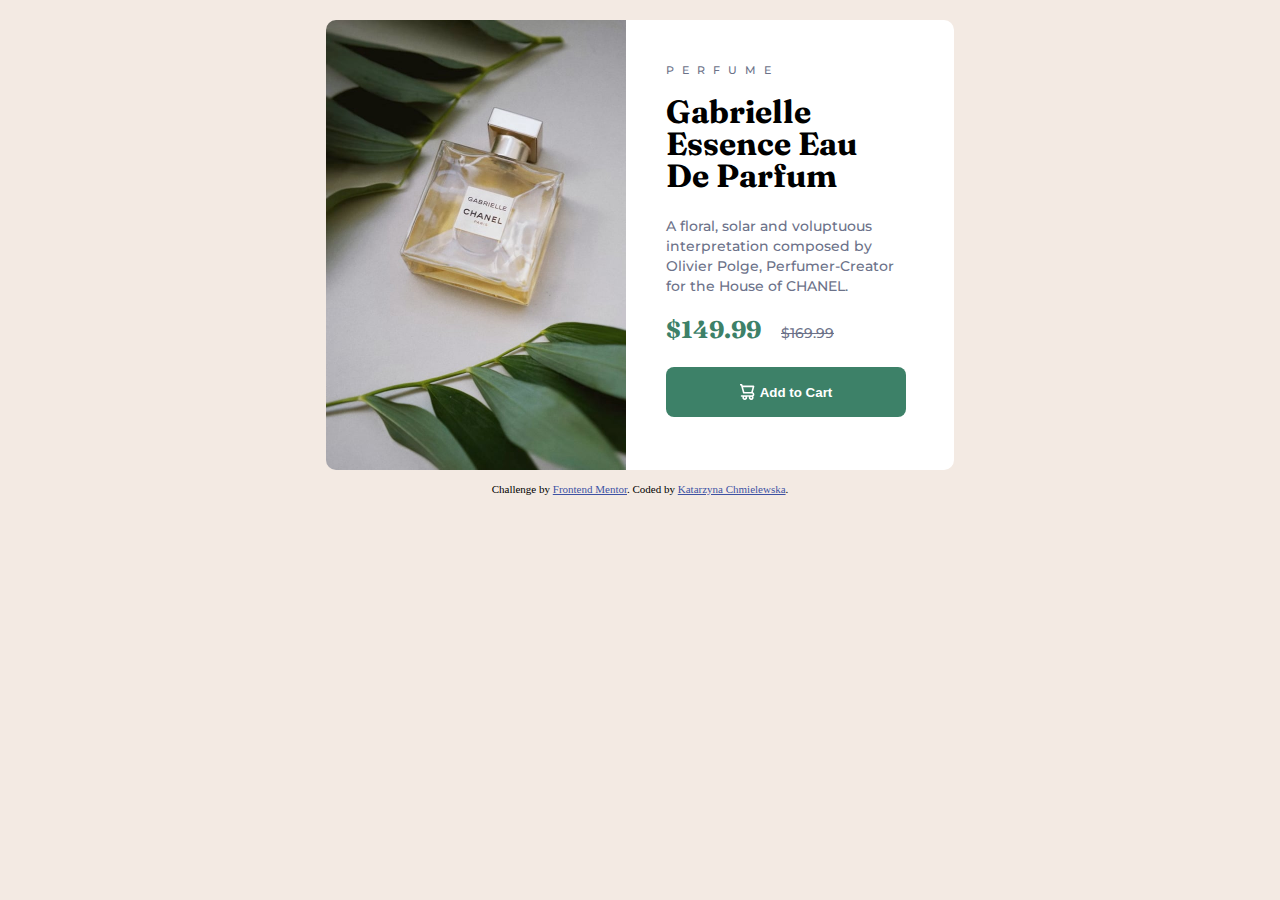
<file: Task1_Product/index.html>
<!DOCTYPE html>
<html lang="en">
  <head>
    <meta charset="UTF-8" />
    <meta name="viewport" content="width=device-width, initial-scale=1.0" />

    <!-- -------------------------------------------------- 
      Import Fav Icon
    -------------------------------------------------- -->

    <link rel="icon" type="image/png" sizes="32x32" href="./images/favicon-32x32.png" />

    <!-- -------------------------------------------------- 
      #Import CSS Style 
    -------------------------------------------------- -->
    <link rel="stylesheet" type="text/css" href="css/reset.css" />
    <link rel="stylesheet" type="text/css" href="css/styles.css" />

    <!-- --------------------------------------------------
      #Import Fonts
   -------------------------------------------------- -->
    <link rel="preconnect" href="https://fonts.googleapis.com" />
    <link rel="preconnect" href="https://fonts.gstatic.com" crossorigin />
    <link
      href="https://fonts.googleapis.com/css2?family=Fraunces:ital,opsz,wght@0,9..144,100;0,9..144,200;0,9..144,300;0,9..144,400;0,9..144,500;0,9..144,600;0,9..144,700;0,9..144,800;0,9..144,900;1,9..144,100;1,9..144,200;1,9..144,300;1,9..144,400;1,9..144,500;1,9..144,600;1,9..144,700;1,9..144,800;1,9..144,900&family=Montserrat:wght@500;700&display=swap"
      rel="stylesheet" />
    <link href="https://fonts.googleapis.com/css2?family=Fraunces:opsz,wght@9..144,700&display=swap" rel="stylesheet" />
    <!-- --------------------------------------------------
      #Title website
   -------------------------------------------------- -->
    <title>Frontend Mentor | Product preview card component</title>
  </head>
  <!-- --------------------------------------------------
      #Body
   -------------------------------------------------- -->
  <body>
    <main>
      <div class="container">
        <!-- -------------------- #Image -------------------- -->
        <img class="container__image" src="images/image-product-desktop.jpg" />

        <img class="container__image__mobile" src="images/image-product-mobile.jpg" />

        <!-- --------------- #Content Contener --------------- -->
        <div class="container__content">
          <p id="container__content__heading">Perfume</p>
          <h1>Gabrielle Essence Eau De Parfum</h1>
          <p>A floral, solar and voluptuous interpretation composed by Olivier Polge, Perfumer-Creator for the House of CHANEL.</p>
          <p>
            <span class="container__content__price-promotion">$149.99</span>
            <s>$169.99</s>
          </p>
          <button class="container__content_button"><img class="container__content__button-img" src="images/icon-cart.svg" />Add to Cart</button>
        </div>
      </div>
    </main>
    <footer>
      <div class="attribution">
        Challenge by
        <a href="https://www.frontendmentor.io?ref=challenge" target="_blank">Frontend Mentor</a>. Coded by
        <a href="https://github.com/infoshareacademy/jfdzr9-student-kat-chmielewska">Katarzyna Chmielewska</a>.
      </div>
    </footer>
  </body>
</html>
</file>
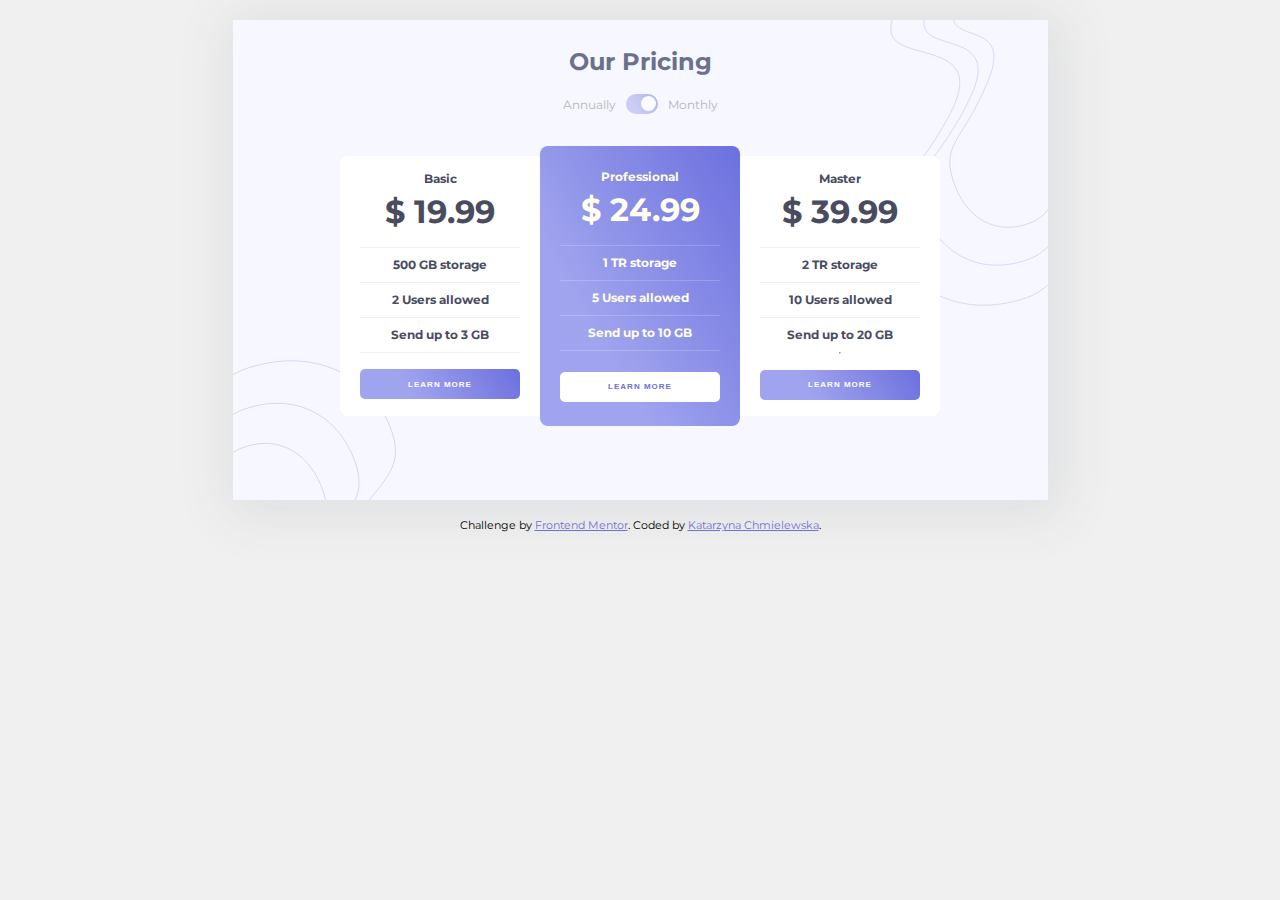
<file: Task2_Toggle/index.html>
<!DOCTYPE html>
<html lang="en">
  <head>
    <meta charset="UTF-8" />
    <meta name="viewport" content="width=device-width, initial-scale=1.0" />

    <!-- -------------------------------------------------- 
      Import Fav Icon
    -------------------------------------------------- -->

    <link rel="icon" type="image/png" sizes="32x32" href="./images/favicon-32x32.png" />

    <!-- -------------------------------------------------- 
      #Import CSS Style 
    -------------------------------------------------- -->
    <link rel="stylesheet" type="text/css" href="css/reset.css" />
    <link rel="stylesheet" type="text/css" href="css/styles.css" />

    <!-- --------------------------------------------------
      #Import Fonts
   -------------------------------------------------- -->

    <link rel="preconnect" href="https://fonts.googleapis.com" />
    <link rel="preconnect" href="https://fonts.gstatic.com" crossorigin />
    <link href="https://fonts.googleapis.com/css2?family=Montserrat:wght@400;500;700&display=swap" rel="stylesheet" />

    <!-- --------------------------------------------------
      #Title website
   -------------------------------------------------- -->
    <title>Frontend Mentor | Toggle</title>
  </head>
  <!-- --------------------------------------------------
      #Body
   -------------------------------------------------- -->
  <body>
    <main>
      <div class="container">
        <div class="container__header">
          <h1>Our Pricing</h1>
          <div class="container__header__toggle">
            <p>Annually</p>
            <label>
              <input type="checkbox" />
              <span class="container__header__slider"></span>
            </label>
            <p>Monthly</p>
          </div>
        </div>
        <!-- ----------- #Price ----------- -->
        <div class="container__price">
          <div class="container__price--basic">
            <h2>Basic</h2>
            <p id="container__price__monthly">$ 19.99</p>
            <hr class="container__price__line" />
            <p>500 GB storage</p>
            <hr class="container__price__line" />
            <p>2 Users allowed</p>
            <hr class="container__price__line" />
            <p>Send up to 3 GB</p>
            <hr class="container__price__line" />
            <button class="container__price--basic__button">Learn more</button>
          </div>
          <div class="container__price--professional">
            <h2>Professional</h2>
            <p id="container__price__monthly--professional">$ 24.99</p>
            <hr class="container__price__line--professional" />
            <p>1 TR storage</p>
            <hr class="container__price__line--professional" />
            <p>5 Users allowed</p>
            <hr class="container__price__line--professional" />
            <p>Send up to 10 GB</p>
            <hr class="container__price__line--professional" />
            <button class="container__price--professional__button">Learn more</button>
          </div>
          <div class="container__price--master">
            <h2>Master</h2>
            <p id="container__price__monthly">$ 39.99</p>
            <hr class="container__price__line" />
            <p>2 TR storage</p>
            <hr class="container__price__line" />
            <p>10 Users allowed</p>
            <hr class="container__price__line" />
            <p>Send up to 20 GB</p>
            <hr class="container__line" />
            <button class="container__price--master__button">Learn more</button>
          </div>
        </div>
      </div>
    </main>
    <!-- ----------- #Footer ----------- -->
    <footer>
      <div class="attribution">
        Challenge by
        <a href="https://www.frontendmentor.io?ref=challenge" target="_blank">Frontend Mentor</a>. Coded by
        <a href="https://github.com/kat-chmielewska">Katarzyna Chmielewska</a>.
      </div>
    </footer>
  </body>
</html>
</file>
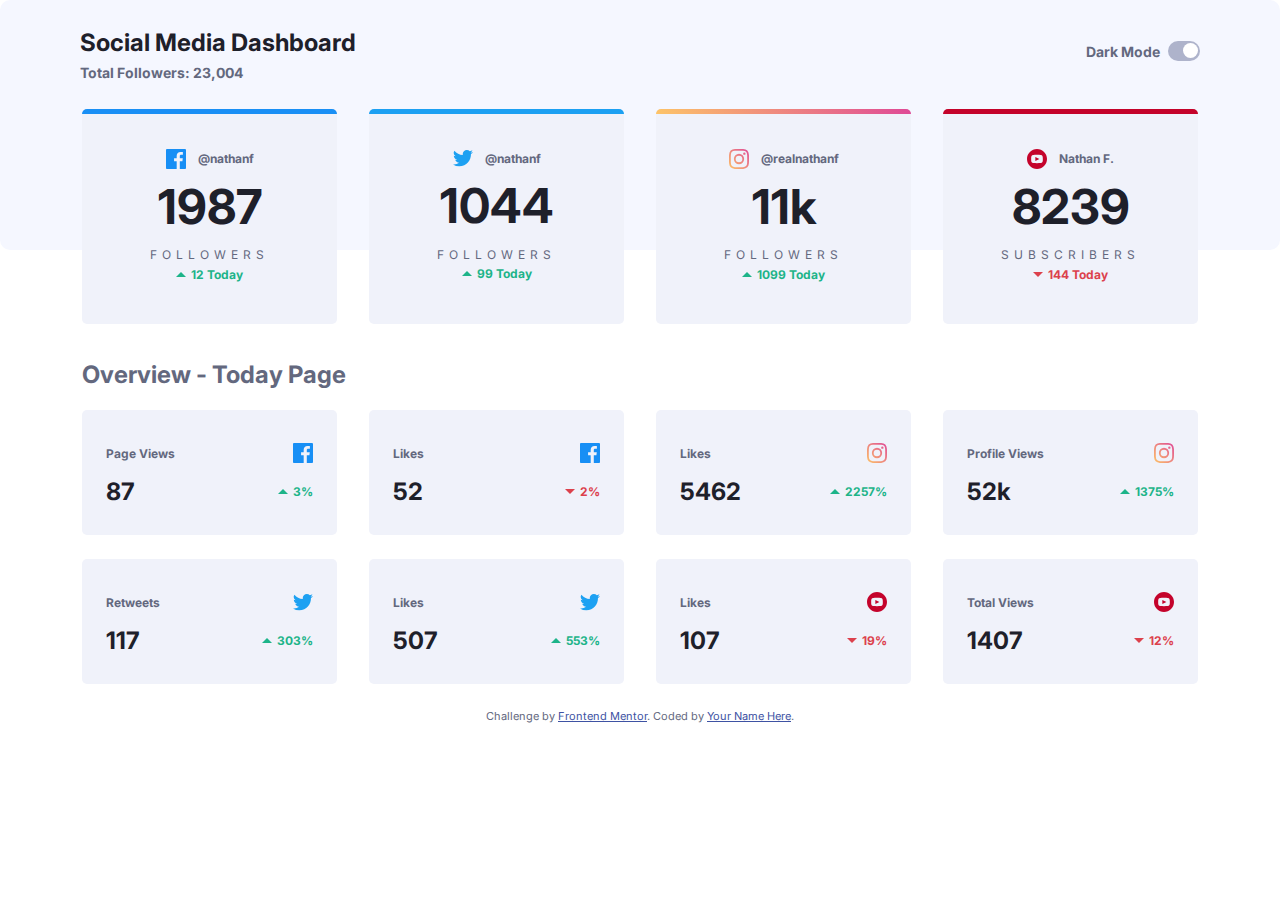
<file: Task3_JavaScript_LightDarkMode/index.html>
<!DOCTYPE html>
<html lang="en">
  <head>
    <meta charset="UTF-8" />
    <meta name="viewport" content="width=device-width, initial-scale=1.0" />
    <!-- -------------------------------------------------- 
      #Import Fav Icon
    -------------------------------------------------- -->
    <link rel="icon" type="image/png" sizes="32x32" href="./images/favicon-32x32.png" />

    <!-- -------------------------------------------------- 
      #Import CSS Style 
    -------------------------------------------------- -->
    <link rel="stylesheet" type="text/css" href="css/reset.css" />
    <link rel="stylesheet" type="text/css" href="css/styles.css" />

    <!-- --------------------------------------------------
      #Import Fonts
   -------------------------------------------------- -->
    <link rel="preconnect" href="https://fonts.googleapis.com" />
    <link rel="preconnect" href="https://fonts.gstatic.com" crossorigin />
    <link href="https://fonts.googleapis.com/css2?family=Inter:wght@400;700&display=swap" rel="stylesheet" />

    <title>Frontend Mentor | Social media dashboard</title>
  </head>
  <!-- --------------------------------------------------
      #Body
   -------------------------------------------------- -->
  <body>
    <div class="container">
      <!-- ----------- #Header ----------- -->
      <header class="container__header">
        <div class="container__header__title">
          <h1>Social Media Dashboard</h1>
          <p>Total Followers: 23,004</p>
        </div>
        <hr />
        <div class="container__header__toggle">
          <p>Dark Mode</p>
          <label>
            <input type="checkbox" />
            <span class="container__header__slider"></span>
          </label>
        </div>
      </header>

      <!-- ----------- #Main ----------- -->
      <main>
        <!-- ----------- #Section Dashboard ----------- -->
        <section class="container__dashboard">
          <div class="container__dashboard__cards container__dashboard__cards--facebook">
            <span class="container__dashboard__img">
              <img src="images/icon-facebook.svg" />
              <p>@nathanf</p>
            </span>
            <p class="container__dashboard__main-numbers">1987</p>
            <p class="container__dashboard__subtitle">Followers</p>
            <div class="container__grow">
              <div class="container__triangle-grow"></div>
              <p>12 Today</p>
            </div>
          </div>
          <div class="container__dashboard__cards container__dashboard__cards--twitter">
            <span class="container__dashboard__img">
              <img src="images/icon-twitter.svg" />
              <p>@nathanf</p>
            </span>
            <p class="container__dashboard__main-numbers">1044</p>
            <p class="container__dashboard__subtitle">Followers</p>
            <div class="container__grow">
              <div class="container__triangle-grow"></div>
              <p>99 Today</p>
            </div>
          </div>
          <div class="container__dashboard__cards container__dashboard__cards--instagram">
            <span class="container__dashboard__img">
              <img src="images/icon-instagram.svg" />
              <p>@realnathanf</p>
            </span>
            <p class="container__dashboard__main-numbers">11k</p>
            <p class="container__dashboard__subtitle">Followers</p>
            <div class="container__grow">
              <div class="container__triangle-grow"></div>
              <p>1099 Today</p>
            </div>
          </div>
          <div class="container__dashboard__cards container__dashboard__cards--youtube">
            <span class="container__dashboard__img">
              <img src="images/icon-youtube.svg" />
              <p>Nathan F.</p>
            </span>
            <p class="container__dashboard__main-numbers">8239</p>
            <p class="container__dashboard__subtitle">Subscribers</p>
            <div class="container__fall">
              <div class="container__triangle-fall"></div>
              <p>144 Today</p>
            </div>
          </div>
        </section>

        <!-- ----------- #Section Overview ----------- -->
        <section class="container__overview">
          <h2>Overview - Today Page</h2>
          <div class="container__overview__social">
            <div class="container__overview__cards container__overview-grid">
              <p class="container__overview__title">Page Views</p>
              <img class="container__align--right" src="images/icon-facebook.svg" />
              <p class="container__overview__main-numbers">87</p>
              <div class="container__grow container__align--right">
                <div class="container__triangle-grow"></div>
                <p>3%</p>
              </div>
            </div>
            <div class="container__overview__cards container__overview-grid">
              <p class="container__overview__title">Likes</p>
              <img class="container__align--right" src="images/icon-facebook.svg" />
              <p class="container__overview__main-numbers">52</p>
              <div class="container__fall container__align--right">
                <div class="container__triangle-fall"></div>
                <p>2%</p>
              </div>
            </div>
            <div class="container__overview__cards container__overview-grid">
              <p class="container__overview__title">Likes</p>
              <img class="container__align--right" src="images/icon-instagram.svg" />
              <p class="container__overview__main-numbers">5462</p>
              <div class="container__grow container__align--right">
                <div class="container__triangle-grow"></div>
                <p>2257%</p>
              </div>
            </div>
            <div class="container__overview__cards container__overview-grid">
              <p class="container__overview__title">Profile Views</p>
              <img class="container__align--right" src="images/icon-instagram.svg" />
              <p class="container__overview__main-numbers">52k</p>
              <div class="container__grow container__align--right">
                <div class="container__triangle-grow"></div>
                <p>1375%</p>
              </div>
            </div>
            <div class="container__overview__cards container__overview-grid">
              <p class="container__overview__title">Retweets</p>
              <img class="container__align--right" src="images/icon-twitter.svg" />
              <p class="container__overview__main-numbers">117</p>
              <div class="container__grow container__align--right">
                <div class="container__triangle-grow"></div>
                <p>303%</p>
              </div>
            </div>
            <div class="container__overview__cards container__overview-grid">
              <p class="container__overview__title">Likes</p>
              <img class="container__align--right" src="images/icon-twitter.svg" />
              <p class="container__overview__main-numbers">507</p>
              <div class="container__grow container__align--right">
                <div class="container__triangle-grow"></div>
                <p>553%</p>
              </div>
            </div>
            <div class="container__overview__cards container__overview-grid">
              <p class="container__overview__title">Likes</p>
              <img class="container__align--right" src="images/icon-youtube.svg" />
              <p class="container__overview__main-numbers">107</p>
              <div class="container__fall container__align--right">
                <div class="container__triangle-fall"></div>
                <p>19%</p>
              </div>
            </div>
            <div class="container__overview__cards container__overview-grid">
              <p class="container__overview__title">Total Views</p>
              <img class="container__align--right" src="images/icon-youtube.svg" />
              <p class="container__overview__main-numbers">1407</p>
              <div class="container__fall container__align--right">
                <div class="container__triangle-fall"></div>
                <p>12%</p>
              </div>
            </div>
          </div>
        </section>
      </main>
    </div>
    <!-- ----------- #Footer ----------- -->
    <footer>
      <div class="attribution">
        Challenge by
        <a href="https://www.frontendmentor.io?ref=challenge" target="_blank">Frontend Mentor</a>. Coded by <a href="#">Your Name Here</a>.
      </div>
    </footer>

    <!-- --------------------------------------------------
      #Script
   -------------------------------------------------- -->
    <script src="./script.js"></script>
  </body>
</html>
</file>
<file: Task1_Product/css/styles.css>
/* ------------------------------
    #Defining styles
------------------------------ */
:root {
  /* ------------ Colors ----------- */
  --Primary-green: #3d8168;
  --Primary-dark-green: #1a4b39;
  --Primary-cream: #f3eae3;
  --Neutral-very-dark-blue: #1c232b;
  --Neutral-dark-grayish-blue: #6c7289;
  --Neutral-white: #fff;
  /* ------------ Fonts Size ----------- */
  --P-font-size: 14px;
  --H1-font-size: 32px;
  --Heading-font-size: 11px;
  --Main-price-font-size: 24px;
  --Secoundary-price-font-size: 14px;
  --Button-font-size: 14px;
  /* ------------ Fonts Familly ----------- */
  --Fraunces-font-family: "Fraunces", serif;
  --Montserrat-font-family: "Montserrat", sans-serif;
}

/* ------------------------------
    #General
------------------------------ */
body {
  max-width: 1920px;
  background-color: var(--Primary-cream);
}

/* ------------------------------
    #Container
------------------------------ */
.container {
  display: flex;
  flex-direction: row;
  border-radius: 10px;
  margin: 0px auto;
  margin-top: 20px;
  justify-content: center;
  align-items: center;
}

/* ------------------------------
    #Content Container
------------------------------ */

.container__content {
  max-width: 240px;
  height: 370px;
  background-color: var(--Neutral-white);
  padding: 40px;
  padding-right: 48px;
  border-radius: 0px 10px 10px 0px;
}

.container__content h1 {
  font-family: var(--Fraunces-font-family);
  font-size: var(--H1-font-size);
  font-weight: bold;
  padding-bottom: 24px;
}

.container__content p {
  color: var(--Neutral-dark-grayish-blue);
  font-family: "Montserrat", sans-serif;
  font-size: var(--P-font-size);
  font-weight: 500;
  line-height: 20px;
  padding-bottom: 24px;
}

#container__content__heading {
  text-transform: uppercase;
  letter-spacing: 8px;
  font-size: var(--Heading-font-size);
  padding-bottom: 16px;
}

.container__content__price-promotion {
  font-family: var(--Fraunces-font-family);
  font-size: var(--Main-price-font-size);
  font-weight: 700;
  color: var(--Primary-green);
  padding-right: 16px;
}

/* ------------------------------
    #Button
------------------------------ */
.container__content_button {
  width: 240px;
  height: 50px;
  border: none;
  border-radius: 8px;
  background-color: var(--Primary-green);
  color: var(--Neutral-white);
  font-weight: 700;
  display: inline-flex;
  flex-direction: row;
  justify-content: center;
  align-items: center;
  gap: 5px;
  cursor: pointer;
  /* ----- Transitions ----- */
  transition: all;
  transition-duration: 0.8s;
  transition-timing-function: linear;
}

/* ------------ #Hover ----------- */

.container__content_button:hover {
  transform: scale(1.05);
  background-color: var(--Primary-dark-green);
}

.container__content__button-img {
  width: 15px;
}
/* ------------------------------
    #Image
------------------------------ */
.container__image {
  max-width: 300px;
  height: 450px;
  border-radius: 10px 0px 0px 10px;
}

.container__image__mobile {
  display: none;
}

/* ------------------------------
    #Footer
------------------------------ */
.attribution {
  font-size: 11px;
  text-align: center;
  margin: 14px;
}
.attribution a {
  color: hsl(228, 45%, 44%);
}

.attribution a:hover {
  color: var(--Primary-green);
}

/* ------------------------------
    #Mobile
------------------------------ */

/* ------------ 620px ----------- */
@media all and (max-width: 620px) {
  /* --- #Image Desktop & Mobile --- */
  .container__image {
    display: none;
  }

  .container__image__mobile {
    max-width: 312px;
    display: flex;
    border-radius: 10px 10px 0px 0px;
  }
  /* --- #Container Mobile --- */
  .container {
    display: flex;
    flex-direction: column;
    justify-content: center;
    align-items: center;
  }

  .container__content {
    max-width: 263px;
    max-height: 340px;
    border-radius: 0px 0px 10px 10px;
    padding: 20px;
    padding-right: 28px;
  }

  .container__content h1 {
    padding-bottom: 32px;
  }

  .container__content p {
    padding-bottom: 16px;
  }

  #container__content__heading {
    padding-bottom: 8px;
  }

  /* --- #Button Mobile --- */
  .container__content_button {
    width: 270px;
    height: 50px;
  }

  .container__content_button {
    /* ----- Transitions ----- */
    transition: none;
  }
  .container__content_button:hover {
    /* ----- Transitions ----- */
    transition: none;
  }
}
</file>
<file: Task2_Toggle/css/styles.css>
/* ------------------------------
    #Defining styles
------------------------------ */
:root {
  /* ------------ Colors ----------- */
  --Neutral-white: #fff;
  --Neutral-very-light-yellow: #feffee;
  --Neutral-very-light-grey: #f0f0f0;
  --Neutral-very-light-violet: #f7f7ff;
  --Neutral-violet: #716ed5;
  --Neutral-very-light-grayish-blue: #f6f6fe;
  --Neutral-light-grayish-blue: #b3b5c6;
  --Neutral-grayish-blue: #6d708d;
  --Neutral-dark-grayish-blue: #494c5f;
  /* ------------ Fonts Size ----------- */
  --P-font-size: 12px;
  --H1-font-size: 24px;
  --H2-font-size: 32px;
  --Price-font-size: 32px;
  --Button-font-size: 8px;

  /* ------------ Fonts Familly ----------- */
  font-family: "Montserrat", sans-serif;
}

/* ------------------------------
    #General
------------------------------ */
body {
  max-width: 1920px;
  background-color: var(--Neutral-very-light-grey);
}

/* ------------------------------
    #Container
------------------------------ */
.container {
  max-width: 815px;
  height: 480px;
  display: flex;
  flex-direction: column;
  justify-items: center;
  align-items: center;
  margin: 0px auto;
  margin-top: 20px;
  background-color: var(--Neutral-very-light-violet);
  background-image: url(../images/bg-top.svg), url(../images/bg-bottom.svg);
  background-size: 20%;
  background-repeat: no-repeat;
  background-position: top right, bottom left;
  box-shadow: 5px 5px 50px 10px rgba(73, 76, 95, 0.1);
}

/* ------------ #Container Line ----------- */

.container__price__line {
  width: 80%;
  border: none;
  border-top: 1px solid var(--Neutral-light-grayish-blue);
  opacity: 20%;
}

.container__price__line--professional {
  width: 80%;
  border: none;
  border-top: 1px solid var(--Neutral-white);
  opacity: 20%;
}

/* ------------------------------
    #Container Header
------------------------------ */
.container__header {
  display: flex;
  flex-direction: column;
  justify-content: center;
  align-items: center;
  color: var(--Neutral-light-grayish-blue);
  font-size: var(--P-font-size);
  gap: 20px;
  padding-top: 30px;
  padding-bottom: 30px;
}

.container__header h1 {
  font-size: var(--H1-font-size);
  font-weight: 700;
  color: var(--Neutral-grayish-blue);
}

.container__header__toggle {
  display: flex;
  flex-direction: row;
}

/* ------------------------------
    #Container Price
------------------------------ */

.container__price {
  display: flex;
  flex-direction: row;
  color: var(--Neutral-dark-grayish-blue);
  align-items: center;
  padding-bottom: 40px;
}

.container__price--basic,
.container__price--master {
  display: flex;
  flex-direction: column;
  justify-content: center;
  align-items: center;
  width: 200px;
  height: 260px;
  background-color: var(--Neutral-white);
  gap: 3px;
}

.container__price--basic {
  border-radius: 8px 0px 0px 8px;
}

.container__price--master {
  border-radius: 0px 8px 8px 0px;
}

.container__price--basic p,
h2 {
  font-size: var(--P-font-size);
  font-weight: 700;
}

.container__price--master p,
h2 {
  font-size: var(--P-font-size);
  font-weight: 700;
}

#container__price__monthly {
  font-size: var(--Price-font-size);
  font-weight: 700;
  padding-top: 8px;
  padding-bottom: 8px;
}

/* ------------------------------
    #Container Proffesional
------------------------------ */

.container__price--professional {
  display: flex;
  flex-direction: column;
  justify-content: center;
  align-items: center;
  width: 200px;
  height: 280px;
  background: linear-gradient(60deg, rgba(160, 164, 238, 1) 30%, rgba(108, 112, 222, 1) 100%);
  border-radius: 8px 8px 8px 8px;
  gap: 3px;
}

.container__price--professional p,
.container__price--professional h2 {
  font-size: var(--P-font-size);
  font-weight: 700;
  color: var(--Neutral-very-light-yellow);
}

#container__price__monthly--professional {
  font-size: var(--Price-font-size);
  font-weight: 700;
  color: var(--Neutral-very-light-yellow);
  padding-top: 8px;
  padding-bottom: 8px;
}

/* ------------------------------
    #Container Toggle
------------------------------ */

.container__header__toggle {
  display: inline-flex;
  flex-direction: row;
  justify-content: center;
  align-items: center;
  gap: 10px;
}

input {
  display: none;
  visibility: hidden;
}

input:checked ~ .container__header__slider {
  opacity: 100%;
}

.container__header__slider {
  position: relative;
  display: inline-block;
  width: 32px;
  height: 20px;
  background: linear-gradient(60deg, rgba(160, 164, 238, 1) 30%, rgba(108, 112, 222, 1) 100%);
  border-radius: 50px;
  cursor: pointer;
  opacity: 50%;
}

.container__header__slider:before {
  position: absolute;
  content: "";
  height: 15px;
  width: 15px;
  right: 2px;
  bottom: 2px;
  top: 2px;
  background-color: white;
  border-radius: 15px;
  -webkit-transition: 0.6s;
  transition: 0.6s;
}

input:checked ~ .container__header__slider:before {
  -webkit-transform: translateX(-12px);
  -ms-transform: translateX(-12px);
  transform: translateX(-12px);
}

/* ------------------------------
    #Button
------------------------------ */

.container__price--basic__button,
.container__price--master__button {
  border: none;
  border-radius: 5px;
  width: 160px;
  height: 30px;
  background: linear-gradient(60deg, rgba(160, 164, 238, 1) 30%, rgba(108, 112, 222, 1) 100%);
  color: var(--Neutral-white);
  text-transform: uppercase;
  font-size: var(--Button-font-size);
  font-weight: bold;
  letter-spacing: 1px;
  margin-top: 5px;
  cursor: pointer;
  /* ----- Transitions ----- */
  transition: all;
  transition-duration: 0.8s;
  transition-timing-function: linear;
}

.container__price--professional__button {
  border: none;
  border-radius: 5px;
  width: 160px;
  height: 30px;
  background: var(--Neutral-white);
  color: var(--Neutral-violet);
  text-transform: uppercase;
  font-size: var(--Button-font-size);
  font-weight: bold;
  letter-spacing: 1px;
  margin-top: 10px;
  cursor: pointer;
  /* ----- Transitions ----- */
  transition: all;
  transition-duration: 0.8s;
  transition-timing-function: linear;
}

/* ------------ #Hover ----------- */

.container__price--basic__button:hover,
.container__price--master__button:hover {
  border: 1px solid var(--Neutral-dark-grayish-blue);
  background: var(--Neutral-white);
  color: var(--Neutral-violet);
}

.container__price--professional__button:hover {
  border: 1px solid var(--Neutral-white);
  background: linear-gradient(60deg, rgba(160, 164, 238, 1) 50%, rgba(112, 119, 223, 0.2) 80%);
  color: var(--Neutral-white);
}

/* ------------------------------
    #Footer
------------------------------ */

.attribution {
  font-size: 11px;
  text-align: center;
  margin-top: 20px;
}
.attribution a {
  color: var(--Neutral-violet);
}

.attribution a:hover {
  color: var(--Neutral-dark-grayish-blue);
}

/* ------------------------------
    #Mobile
------------------------------ */

/* ------------ 650px ----------- */
@media all and (max-width: 650px) {
  /* --- #Container Mobile --- */
  .container {
    max-width: 100vh;
    height: auto;
    display: flex;
    flex-direction: column;
    justify-items: center;
    align-items: center;
    background-size: 60%;
  }

  /* --- #Container Price Mobile --- */

  .container__price {
    display: flex;
    flex-direction: column;
    color: var(--Neutral-dark-grayish-blue);
    align-items: center;
    gap: 10px;
  }

  /* --- #Container Basic, Proffessional, Master Mobile --- */

  .container__price--basic,
  .container__price--professional,
  .container__price--master {
    border-radius: 10px;
  }

  /* --- #Footer --- */

  .attribution {
    margin-bottom: 20px;
  }
}
</file>
<file: Task3_JavaScript_LightDarkMode/css/styles.css>
*,
*::before,
*::after {
  box-sizing: border-box;
}

/* ------------------------------
    #Defining styles
------------------------------ */

:root {
  /* ------------ #Colors ----------- */
  --primary-lime-green: #1db489;
  --primary-bright-red: #dc414c;
  --primary-facebook-blue: #198ff5;
  --primary-twitter-blue: #1ca0f2;
  --primary-instagram-gradient: linear-gradient(60deg, #fdc468, #df4996);
  --primary-youtube-red: #c4032a;
  --primary-toggle-background: linear-gradient(80deg, #378fe6, #3eda82);
  --primary-light-theme-toggle: #aeb3cb;
  --neutral-light-theme-very-pale-blue: #f5f7ff;
  --neutral-light-theme-light-grayish-blue: #f0f2fa;
  --neutral-light-theme-light-grayish-blue-hover: #e1e3f0;
  --neutral-light-theme-dark-grayish-blue: #63687e;
  --neutral-light-theme-very-dark-blue: #1e202a;
  /* ------------ #Dark Color ----------- */
  --neutral-text-white: #fff;
  --neutral-dark-theme-very-dark-blue-background: #1d2029;
  --neutral-dark-theme-very-dark-blue-top-background: #20222f;
  --neutral-dark-theme-dark-desaturated-blue: #252a41;
  --neutral-dark-theme-desaturated-blue: #20222f;
  --neutral-dark-theme-light-desaturated-blue: #333a56;
  --neutral-dark-theme-background: linear-gradient(180deg, #191926 30%, #10101a 0);

  --neutral-white: #fff;
  --Neutral-violet: #3e52a3;

  /* ------------ #General Styles ----------- */
  background: var(--neutral-white);
}

body {
  min-width: 100vh;
  font-family: "Inter", sans-serif;
  font-size: 0.875rem;
  background-repeat: no-repeat;
  line-height: 1.6;
  color: var(--neutral-light-theme-dark-grayish-blue);
  background-color: var(--neutral-white);
}

h1 {
  font-size: 24px;
  font-weight: 700;
  color: var(--neutral-light-theme-very-dark-blue);
}

h2 {
  font-size: 24px;
  font-weight: 700;
  color: var(--neutral-light-theme-dark-grayish-blue);
  padding-bottom: 16px;
}

/* ------------------------------
    #Container Styles
------------------------------ */
.container {
  position: relative;
  padding-top: 24px;
  padding-bottom: 24px;
  display: flex;
  flex-direction: column;
  align-items: center;
}

.container::before {
  position: absolute;
  content: "";
  top: 0;
  width: 100%;
  height: 250px;
  border-radius: 10px;
  background-color: var(--neutral-light-theme-very-pale-blue);
}

.container__header {
  position: relative;
  width: 1120px;
  display: flex;
  flex-direction: row;
  align-items: center;
  padding-bottom: 24px;
}

.container__header__toggle {
  display: flex;
  flex-direction: row;
  justify-items: flex-end;
}

.container__dashboard {
  display: inline-flex;
  gap: 32px;
  padding-bottom: 32px;
}

.container__overview__social {
  display: grid;
  grid-template-columns: repeat(4, 255px);
  grid-template-rows: repeat(2, 125px);
  gap: 24px 32px;
}

.container__grow {
  display: flex;
  flex-direction: row;
  align-items: center;
  gap: 5px;
  font-size: 12px;
  font-weight: 700;
  color: var(--primary-lime-green);
}

.container__fall {
  display: flex;
  flex-direction: row;
  align-items: center;
  gap: 5px;
  font-size: 12px;
  font-weight: 700;
  color: var(--primary-bright-red);
}

/* ------------ #Triangle Style ----------- */

.container__triangle-grow {
  width: 0px;
  height: 0px;
  border-left: 5px solid transparent;
  border-right: 5px solid transparent;
  border-bottom: 5px solid var(--primary-lime-green);
}

.container__triangle-fall {
  width: 0px;
  height: 0px;
  border-left: 5px solid transparent;
  border-right: 5px solid transparent;
  border-top: 5px solid var(--primary-bright-red);
}

.container__align--right {
  justify-self: flex-end;
}

/* ------------------------------
    #Cards Styles
------------------------------ */
.container__dashboard__cards {
  position: relative;
  width: 255px;
  height: 215px;
  display: flex;
  flex-direction: column;
  align-items: center;
  justify-content: center;
  background-color: var(--neutral-light-theme-light-grayish-blue);
  border-radius: 5px;
  cursor: pointer;
}

.container__overview__cards {
  padding: 24px;
  background-color: var(--neutral-light-theme-light-grayish-blue);
  border-radius: 5px;
  cursor: pointer;
}

/* ------------ #Social Media Decoration Style ----------- */
.container__dashboard__cards::before {
  position: absolute;
  top: 0;
  content: "";
  width: 255px;
  height: 5px;
  border-radius: 5px 5px 0px 0px;
}

.container__dashboard__cards--facebook::before {
  background-color: var(--primary-facebook-blue);
}
.container__dashboard__cards--twitter::before {
  background-color: var(--primary-twitter-blue);
}
.container__dashboard__cards--instagram::before {
  background: var(--primary-instagram-gradient);
}
.container__dashboard__cards--youtube::before {
  background-color: var(--primary-youtube-red);
}

/* ------------ #Hover Style ----------- */

.container__dashboard__cards:hover {
  background-color: var(--neutral-light-theme-light-grayish-blue-hover);
}

.container__overview__cards:hover {
  background-color: var(--neutral-light-theme-light-grayish-blue-hover);
}

/* ------------------------------
    #Header Styles
------------------------------ */
.container__header__title p {
  font-weight: 700;
}

/* ------------------------------
    #Dashboard Styles
------------------------------ */
.container__dashboard__img p {
  font-size: 12px;
  font-weight: 700;
}
.container__dashboard__main-numbers {
  font-size: 48px;
  font-weight: 700;
  color: var(--neutral-light-theme-very-dark-blue);
}

.container__dashboard__subtitle {
  font-size: 12px;
  text-transform: uppercase;
  letter-spacing: 5px;
}

/* ------------------------------
    #Overview Styles
------------------------------ */
.container__overview__title {
  font-size: 12px;
  font-weight: 700;
}
.container__overview-grid {
  display: grid;
  grid-template-columns: repeat(2, 50%);
  grid-template-rows: repeat(2, 50%);
  align-items: center;
}

.container__overview__main-numbers {
  font-size: 24px;
  font-weight: 700;
  color: var(--neutral-light-theme-very-dark-blue);
}
/* ------------------------------
    #Images Styles
------------------------------ */
.container__dashboard__img {
  display: flex;
  flex-direction: row;
  align-items: center;
  gap: 12px;
}

/* ------------------------------
    #Toggle Styles
------------------------------ */
.container__header__toggle {
  display: flex;
  flex-direction: row;
  justify-content: flex-end;
  gap: 8px;
}
.container__header__toggle p {
  font-weight: 700;
}
input {
  display: none;
  visibility: hidden;
}

.container__header__slider {
  position: relative;
  display: inline-block;
  width: 32px;
  height: 20px;
  background: var(--primary-light-theme-toggle);
  border-radius: 50px;
  cursor: pointer;
}

.container__header__slider:before {
  position: absolute;
  content: "";
  height: 15px;
  width: 15px;
  right: 2px;
  bottom: 2px;
  top: 2px;
  background-color: var(--neutral-white);
  border-radius: 15px;
  -webkit-transition: 0.6s;
  transition: 0.6s;
}

input:checked ~ .container__header__slider:before {
  -webkit-transform: translateX(-12px);
  -ms-transform: translateX(-12px);
  transform: translateX(-12px);
  background-color: var(--neutral-light-theme-very-dark-blue);
}

/* ------------------------------
    #Footer Styles
------------------------------ */

.attribution {
  font-size: 11px;
  text-align: center;
  padding-bottom: 24px;
}
.attribution a {
  color: var(--Neutral-violet);
  cursor: pointer;
}

.attribution a:hover {
  color: var(--primary-lime-green);
}

/* ------------------------------
    #Dark Theme Styles
------------------------------ */

body.dark-theme {
  background-color: var(--neutral-dark-theme-very-dark-blue-background);
  color: var(--neutral-white);
}

body.dark-theme .container::before {
  background-color: var(--neutral-dark-theme-very-dark-blue-top-background);
}

body.dark-theme .container__dashboard__cards,
body.dark-theme .container__overview__cards {
  background-color: var(--neutral-dark-theme-dark-desaturated-blue);
}

body.dark-theme .container__dashboard__cards:hover,
body.dark-theme .container__overview__cards:hover,
body.dark-theme .container__dashboard__main-numbers:hover,
body.dark-theme .container__overview__main-numbers:hover {
  background-color: var(--neutral-dark-theme-light-desaturated-blue);
}

body.dark-theme h1,
body.dark-theme h2,
body.dark-theme .container__dashboard__main-numbers,
body.dark-theme .container__overview__main-numbers {
  color: var(--neutral-white);
}

body.dark-theme .attribution a {
  color: var(--neutral-light-theme-dark-grayish-blue);
}

body.dark-theme .attribution a:hover {
  color: var(--primary-lime-green);
}

body.dark-theme .container__header__slider {
  background: var(--primary-toggle-background);
}

/* ------------------------------
    #Mobile
------------------------------ */

hr {
  visibility: hidden;
}

/* ------------ 1100px ----------- */
@media all and (max-width: 1100px) {
  h2 {
    width: 830px;
  }

  /* ----- #Contener ----- */
  .container {
    width: 100%;
  }
  .container__header {
    width: 830px;
  }

  /* ----- #Contener Dashboard ----- */
  .container__dashboard {
    display: flex;
    flex-direction: row;
    flex-wrap: wrap;
    justify-content: center;
  }

  /* ----- #Contener Overview ----- */
  .container__overview {
    display: flex;
    flex-direction: row;
    flex-wrap: wrap;
    justify-content: center;
  }
  .container__overview__social {
    display: grid;
    grid-template-columns: repeat(3, 255px);
    grid-template-rows: repeat(auto, 125px);
    justify-content: center;
    gap: 24px 32px;
  }
}

/* ------------ 880px ----------- */
@media all and (max-width: 880px) {
  h2 {
    width: 542px;
  }

  /* ----- #Contener Header ----- */
  .container__header {
    width: 542px;
  }

  /* ----- #Contener Dashboard ----- */
  .container__dashboard {
    display: grid;
    grid-template-columns: repeat(2, 255px);
    grid-template-rows: repeat(auto, 125px);
    justify-content: center;
  }

  /* ----- #Contener Overview ----- */
  .container__overview {
    display: flex;
    flex-direction: row;
    flex-wrap: wrap;
    justify-content: center;
  }

  .container__overview__social {
    display: grid;
    grid-template-columns: repeat(2, 255px);
    grid-template-rows: repeat(auto, 125px);
    gap: 24px 32px;
  }
}

/* ------------ 750px ----------- */
@media all and (max-width: 750px) {
  hr {
    visibility: visible;
    width: 80%;
    border: none;
    border-top: 1px solid var(--neutral-light-theme-dark-grayish-blue);
    padding-bottom: 16px;
  }
  /* --- #Container Header --- */
  .container__header {
    display: flex;
    flex-direction: column;
    align-items: flex-start;
    padding-bottom: 24px;
  }

  .container__header__title {
    justify-items: center;
    padding-bottom: 16px;
  }
  .container__header__toggle {
    width: 542px;
    justify-content: space-between;
  }
}

/* ------------ 360px ----------- */
@media all and (max-width: 360px) {
  hr {
    width: 255px;
    border: none;
    border-top: 1px solid var(--neutral-light-theme-dark-grayish-blue);
    padding-bottom: 16px;
  }

  h1 {
    font-size: 16px;
  }

  h2 {
    font-size: 16px;
    width: 255px;
  }

  /* --- #Container Header --- */
  .container__header {
    width: 255px;
    display: flex;
    flex-direction: column;
    align-items: flex-start;
    padding-bottom: 24px;
  }

  .container__header__toggle {
    width: 255px;
    justify-content: space-between;
  }

  /* --- #Container Section Dashboard Mobile --- */
  .container__dashboard {
    display: flex;
    flex-direction: column;
    align-content: center;
  }

  .container__header__title p {
    font-size: 0.7rem;
  }

  /* --- #Container Section Overview --- */
  .container__overview {
    display: flex;
    flex-direction: column;
    align-content: center;
  }
  .container__overview__social {
    display: grid;
    grid-template-columns: repeat(1, 255px);
    grid-template-rows: repeat(auto, 125px);
    align-content: center;
  }

  /* --- #Container Toggle --- */

  .container__header__toggle p {
    font-size: 0.7rem;
  }
}
</file>
